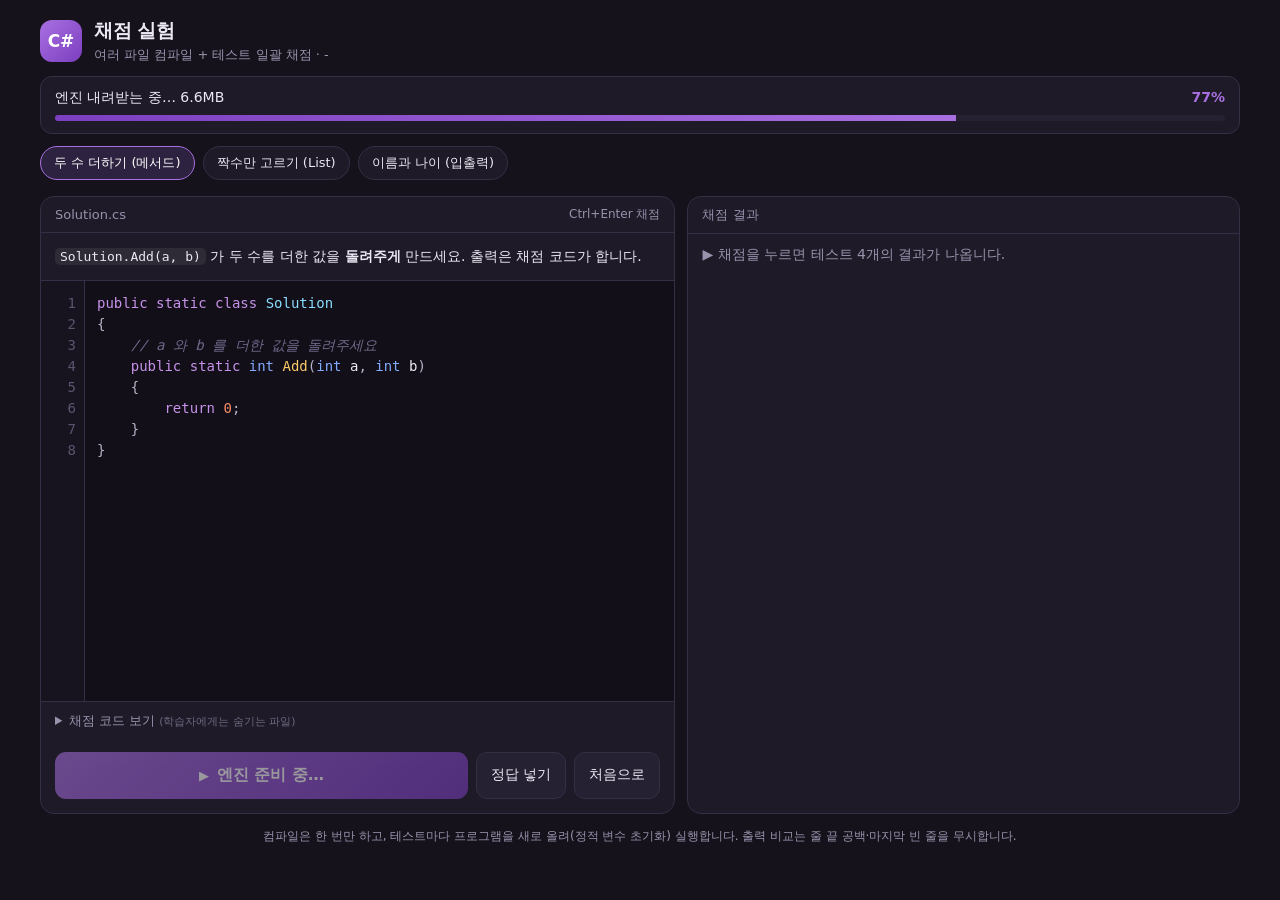
<file: labs/grading/index.html>
<!DOCTYPE html>
<html lang="ko">
<head>
  <meta charset="utf-8" />
  <meta name="viewport" content="width=device-width, initial-scale=1, viewport-fit=cover" />
  <title>채점 실험</title>
  <link rel="stylesheet" href="../../lab.css" />
  <link rel="stylesheet" href="../shared/labs.css" />
</head>
<body>
  <header class="top">
    <div class="brand">
      <a class="logo" href="../../" title="실험실로">C#</a>
      <div>
        <h1>채점 실험</h1>
        <p class="sub">여러 파일 컴파일 + 테스트 일괄 채점 · <span id="ver">-</span></p>
      </div>
    </div>
  </header>

  <section class="loader" id="loader" aria-live="polite">
    <div class="loader-row"><span id="loaderText">엔진 내려받는 중…</span><span id="loaderPct">0%</span></div>
    <div class="bar"><div class="bar-fill" id="barFill"></div></div>
  </section>

  <nav class="examples" id="problems" aria-label="문제"></nav>

  <main class="layout">
    <section class="panel editor-panel">
      <div class="panel-head"><span id="fileName">Solution.cs</span><span class="hint">Ctrl+Enter 채점</span></div>
      <div class="desc" id="desc"></div>
      <div class="editor" id="editorHost"></div>
      <div id="symbar"></div>
      <div class="livecheck" id="liveCheck"></div>
      <details class="stdin" id="harnessBox">
        <summary>채점 코드 보기 <small>(학습자에게는 숨기는 파일)</small></summary>
        <pre class="harness" id="harness"></pre>
      </details>
      <div class="btn-row">
        <button class="run" id="gradeBtn" disabled><span class="run-icon">▶</span><span id="gradeLabel">엔진 준비 중…</span></button>
        <button class="ghost" id="answerBtn" type="button">정답 넣기</button>
        <button class="ghost" id="resetBtn" type="button">처음으로</button>
      </div>
    </section>

    <section class="panel out-panel">
      <div class="panel-head"><span>채점 결과</span><span class="status" id="status"></span></div>
      <div class="output" id="output"><p class="placeholder">▶ 채점을 누르면 테스트마다 결과가 나옵니다.</p></div>
    </section>
  </main>

  <footer class="foot">컴파일은 한 번만 하고, 테스트마다 프로그램을 새로 올려(정적 변수 초기화) 실행합니다. 출력 비교는 줄 끝 공백·마지막 빈 줄을 무시합니다.</footer>

  <script type="module" src="grading.js"></script>
</body>
</html>
</file>
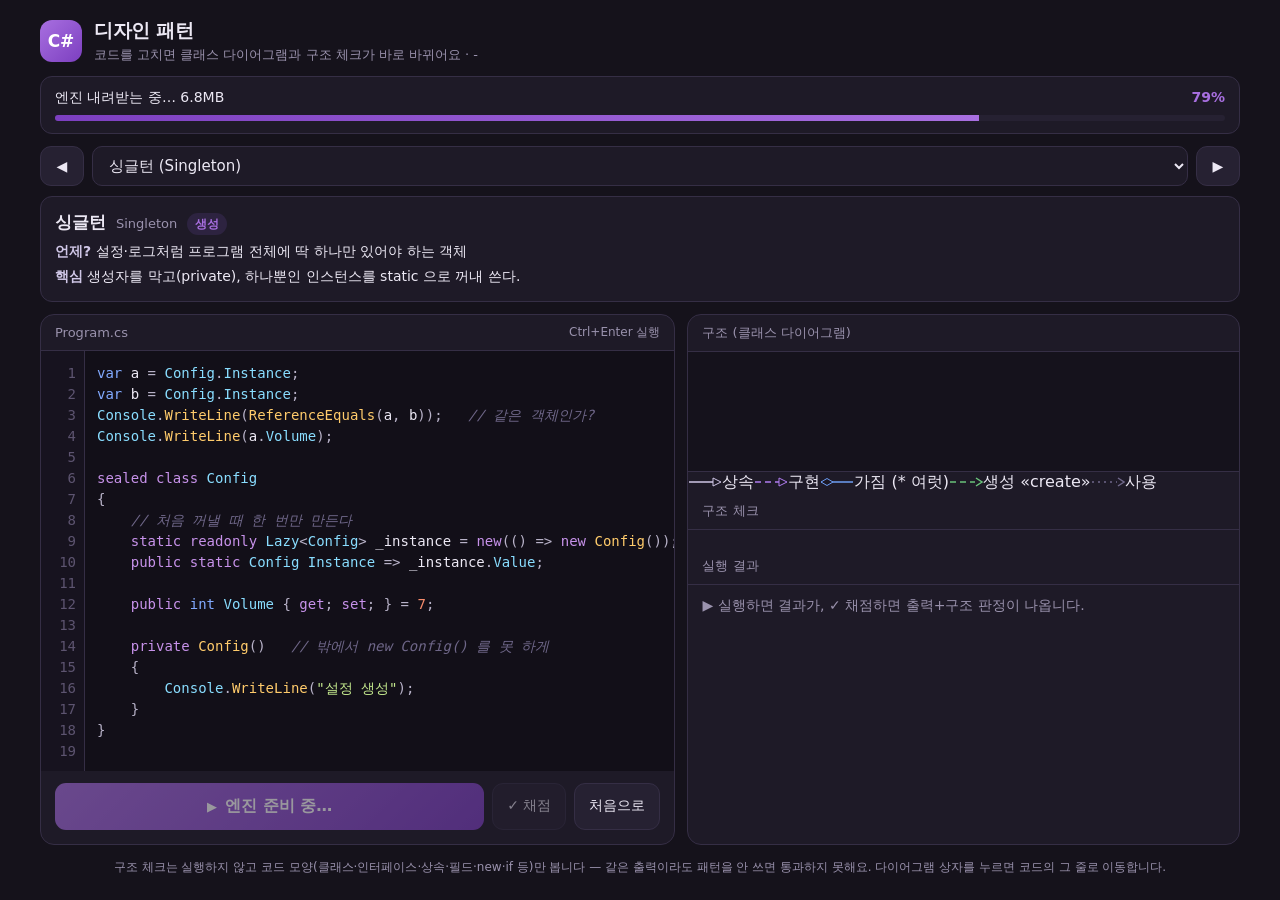
<file: labs/patterns/index.html>
<!DOCTYPE html>
<html lang="ko">
<head>
  <meta charset="utf-8" />
  <meta name="viewport" content="width=device-width, initial-scale=1, viewport-fit=cover" />
  <title>디자인 패턴 실험</title>
  <link rel="stylesheet" href="../../lab.css" />
  <link rel="stylesheet" href="../shared/labs.css" />
  <link rel="stylesheet" href="patterns.css" />
</head>
<body>
  <header class="top">
    <div class="brand">
      <a class="logo" href="../../" title="실험실로">C#</a>
      <div>
        <h1>디자인 패턴</h1>
        <p class="sub">코드를 고치면 클래스 다이어그램과 구조 체크가 바로 바뀌어요 · <span id="ver">-</span></p>
      </div>
    </div>
  </header>

  <section class="loader" id="loader" aria-live="polite">
    <div class="loader-row"><span id="loaderText">엔진 내려받는 중…</span><span id="loaderPct">0%</span></div>
    <div class="bar"><div class="bar-fill" id="barFill"></div></div>
  </section>

  <section class="picker">
    <button class="ghost nav" id="prevBtn" type="button" aria-label="이전 패턴">◀</button>
    <select id="patternSel" aria-label="패턴 고르기"></select>
    <button class="ghost nav" id="nextBtn" type="button" aria-label="다음 패턴">▶</button>
  </section>

  <section class="info" id="info"></section>

  <main class="layout">
    <section class="panel editor-panel">
      <div class="panel-head"><span>Program.cs</span><span class="hint">Ctrl+Enter 실행</span></div>
      <div class="editor" id="editorHost"></div>
      <div id="symbar"></div>
      <div class="livecheck" id="liveCheck"></div>
      <div class="btn-row">
        <button class="run" id="runBtn" disabled><span class="run-icon">▶</span><span id="runLabel">엔진 준비 중…</span></button>
        <button class="ghost" id="gradeBtn" type="button" disabled>✓ 채점</button>
        <button class="ghost" id="resetBtn" type="button">처음으로</button>
      </div>
    </section>

    <section class="panel out-panel">
      <div class="panel-head"><span>구조 (클래스 다이어그램)</span><span class="status" id="anaStatus"></span></div>
      <div class="diagram" id="diagram"></div>
      <div id="legend"></div>
      <div class="panel-head"><span>구조 체크</span><span class="status" id="ruleStatus"></span></div>
      <ul class="rules" id="rules"></ul>
      <div class="panel-head"><span>실행 결과</span><span class="status" id="status"></span></div>
      <div class="output" id="output"><p class="placeholder">▶ 실행하면 결과가, ✓ 채점하면 출력+구조 판정이 나옵니다.</p></div>
    </section>
  </main>

  <footer class="foot">
    구조 체크는 실행하지 않고 코드 모양(클래스·인터페이스·상속·필드·new·if 등)만 봅니다 — 같은 출력이라도 패턴을 안 쓰면 통과하지 못해요.
    다이어그램 상자를 누르면 코드의 그 줄로 이동합니다.
  </footer>

  <script type="module" src="patterns.js"></script>
</body>
</html>
</file>
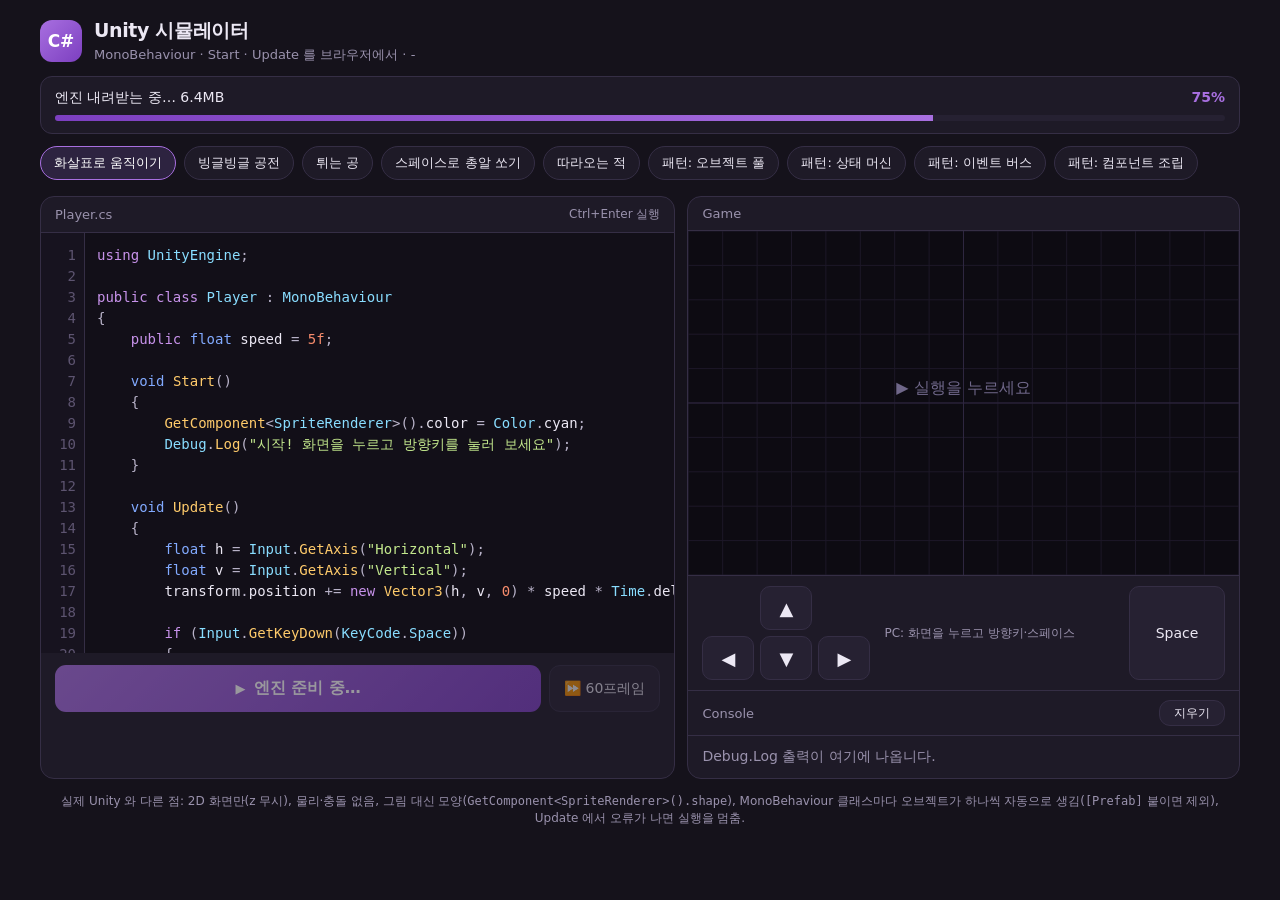
<file: labs/unity/index.html>
<!DOCTYPE html>
<html lang="ko">
<head>
  <meta charset="utf-8" />
  <meta name="viewport" content="width=device-width, initial-scale=1, viewport-fit=cover" />
  <title>Unity 시뮬레이터</title>
  <link rel="stylesheet" href="../../lab.css" />
  <link rel="stylesheet" href="../shared/labs.css" />
</head>
<body>
  <header class="top">
    <div class="brand">
      <a class="logo" href="../../" title="실험실로">C#</a>
      <div>
        <h1>Unity 시뮬레이터</h1>
        <p class="sub">MonoBehaviour · Start · Update 를 브라우저에서 · <span id="ver">-</span></p>
      </div>
    </div>
  </header>

  <section class="loader" id="loader" aria-live="polite">
    <div class="loader-row"><span id="loaderText">엔진 내려받는 중…</span><span id="loaderPct">0%</span></div>
    <div class="bar"><div class="bar-fill" id="barFill"></div></div>
  </section>

  <nav class="examples" id="examples" aria-label="예제"></nav>
  <p class="ex-desc" id="exDesc" hidden></p>

  <main class="layout">
    <section class="panel editor-panel">
      <div class="panel-head"><span>Player.cs</span><span class="hint">Ctrl+Enter 실행</span></div>
      <div class="editor" id="editorHost"></div>
      <div id="symbar"></div>
      <div class="livecheck" id="liveCheck"></div>
      <div class="btn-row">
        <button class="run" id="playBtn" disabled><span class="run-icon">▶</span><span id="playLabel">엔진 준비 중…</span></button>
        <button class="ghost" id="testBtn" type="button" title="입력 없이 60프레임을 빠르게 돌려 Debug.Log 출력만 확인 (채점용 모드)">⏩ 60프레임</button>
      </div>
    </section>

    <section class="panel out-panel">
      <div class="panel-head"><span>Game</span><span class="status" id="status"></span></div>
      <div class="stage">
        <canvas id="stage" width="800" height="500" tabindex="0" aria-label="게임 화면 (누르면 키보드 입력)"></canvas>
        <div class="hud" id="hud"></div>
      </div>
      <div class="keypad" id="keypad">
        <button class="k-up" data-key="UpArrow" aria-label="위">▲</button>
        <button class="k-left" data-key="LeftArrow" aria-label="왼쪽">◀</button>
        <button class="k-down" data-key="DownArrow" aria-label="아래">▼</button>
        <button class="k-right" data-key="RightArrow" aria-label="오른쪽">▶</button>
        <span class="k-hint">PC: 화면을 누르고 방향키·스페이스</span>
        <button class="k-space" data-key="Space">Space</button>
      </div>
      <div class="panel-head"><span>Console</span><button class="ghost" id="clearBtn" type="button" style="height:26px;font-size:12px">지우기</button></div>
      <div class="output console" id="output"><p class="placeholder">Debug.Log 출력이 여기에 나옵니다.</p></div>
    </section>
  </main>

  <footer class="foot">
    실제 Unity 와 다른 점: 2D 화면만(z 무시), 물리·충돌 없음, 그림 대신 모양(<code>GetComponent&lt;SpriteRenderer&gt;().shape</code>),
    MonoBehaviour 클래스마다 오브젝트가 하나씩 자동으로 생김(<code>[Prefab]</code> 붙이면 제외), Update 에서 오류가 나면 실행을 멈춤.
  </footer>

  <script type="module" src="unity.js"></script>
</body>
</html>
</file>
<file: lab.css>
:root {
  --bg: #15121b;
  --panel: #1e1a27;
  --panel-2: #262132;
  --line: #352e45;
  --text: #ece8f4;
  --muted: #9a92ad;
  --accent: #a86fe0;
  --accent-2: #7c3fc0;
  --ok: #5fd39a;
  --bad: #ff7a85;
  --warn: #f4c25b;
  --code-font: "D2Coding", "Cascadia Code", Consolas, "SF Mono", ui-monospace, Menlo, monospace;
  --ui-font: system-ui, -apple-system, "Apple SD Gothic Neo", "Malgun Gothic", "Noto Sans KR", sans-serif;
}

* { box-sizing: border-box; }
html, body { margin: 0; background: var(--bg); color: var(--text); font-family: var(--ui-font); }
body { min-height: 100vh; padding: 0 16px 24px; padding-bottom: max(24px, env(safe-area-inset-bottom)); }
button { font: inherit; color: inherit; }

.top { max-width: 1200px; margin: 0 auto; padding: 18px 0 12px; }
.brand { display: flex; align-items: center; gap: 12px; }
.logo {
  width: 42px; height: 42px; border-radius: 12px; display: grid; place-items: center;
  background: linear-gradient(135deg, var(--accent), var(--accent-2)); font-weight: 800; font-size: 17px; color: #fff;
}
h1 { font-size: 19px; margin: 0; letter-spacing: -0.02em; }
.sub { margin: 2px 0 0; color: var(--muted); font-size: 13px; }

/* 로딩 */
.loader { max-width: 1200px; margin: 0 auto 12px; background: var(--panel); border: 1px solid var(--line); border-radius: 12px; padding: 12px 14px; }
.loader-row { display: flex; justify-content: space-between; font-size: 14px; gap: 8px; }
#loaderPct { font-variant-numeric: tabular-nums; color: var(--accent); font-weight: 700; }
.bar { height: 6px; background: var(--panel-2); border-radius: 99px; margin-top: 8px; overflow: hidden; }
.bar-fill { height: 100%; width: 0; background: linear-gradient(90deg, var(--accent-2), var(--accent)); transition: width .2s; }
.loader-note { margin: 8px 0 0; font-size: 12px; color: var(--muted); }
.loader.done .bar, .loader.done .loader-note, .loader.done #loaderPct { display: none; }
.loader.done { padding: 8px 14px; }
.loader.done #loaderText { color: var(--ok); }
.loader.done #loaderText::before { content: "● "; }
.loader.failed #loaderText { color: var(--bad); }

/* 예제 */
.examples { max-width: 1200px; margin: 0 auto 12px; display: flex; gap: 8px; overflow-x: auto; padding-bottom: 4px; scrollbar-width: none; }
.examples::-webkit-scrollbar { display: none; }
.examples button {
  flex: none; background: var(--panel); border: 1px solid var(--line); border-radius: 99px;
  padding: 7px 13px; font-size: 13px; cursor: pointer; white-space: nowrap;
}
.examples button.err { color: #ffb3b9; }
.examples button.on { border-color: var(--accent); background: #2d2340; color: #fff; }

/* 레이아웃 */
.layout { max-width: 1200px; margin: 0 auto; display: grid; gap: 12px; grid-template-columns: 1fr; }
@media (min-width: 900px) { .layout { grid-template-columns: 1.15fr 1fr; } }
.panel { background: var(--panel); border: 1px solid var(--line); border-radius: 14px; overflow: hidden; display: flex; flex-direction: column; min-width: 0; }
.panel-head { display: flex; justify-content: space-between; align-items: center; padding: 9px 14px; border-bottom: 1px solid var(--line); font-size: 13px; color: var(--muted); }
.hint { font-size: 12px; }
@media (hover: none) { .hint { display: none; } }

/* 편집기 */
.editor { position: relative; height: 280px; }
@media (min-width: 900px) { .editor { height: 420px; } }


.stdin { border-top: 1px solid var(--line); padding: 10px 14px; font-size: 13px; }
.stdin summary { cursor: pointer; color: var(--muted); }
.stdin small { color: #6f6782; }
.stdin textarea {
  width: 100%; margin-top: 8px; background: #120f18; color: var(--text); border: 1px solid var(--line); border-radius: 8px;
  padding: 8px 10px; font-family: var(--code-font); font-size: 14px; resize: vertical;
}

.run {
  margin: 12px 14px 14px; padding: 13px; border: 0; border-radius: 11px; cursor: pointer; font-weight: 700; font-size: 16px;
  background: linear-gradient(135deg, var(--accent), var(--accent-2)); color: #fff; display: flex; align-items: center; justify-content: center; gap: 8px;
}
.run:disabled { opacity: .55; cursor: wait; }
.run-icon { font-size: 13px; }

/* 출력 */
.output { flex: 1; min-height: 180px; max-height: 60vh; padding: 12px 14px; overflow: auto; transition: opacity .15s; }
@media (min-width: 900px) { .output { min-height: 0; max-height: 470px; } }
.output.dim { opacity: .4; }
.placeholder { color: var(--muted); font-size: 14px; margin: 0; }
.stdout { margin: 0 0 10px; font-family: var(--code-font); font-size: 14px; line-height: 1.55; white-space: pre-wrap; word-break: break-word; }
.note { color: var(--warn); font-size: 13px; }
.box { border-radius: 10px; padding: 10px 12px; margin: 0 0 10px; font-size: 14px; line-height: 1.5; }
.box.error { background: #3a1d24; border: 1px solid #6b2c37; }
.box.error > b { color: var(--bad); }
.box.warn { background: #3a3019; border: 1px solid #6b5a2c; }
.box.warn > b { color: var(--warn); }
.box.warnlist { background: var(--panel-2); color: var(--muted); }
.box p { margin: 6px 0 0; }
.box ul { margin: 6px 0 0; padding-left: 0; list-style: none; }
.box li { margin: 5px 0; }
.box small { color: var(--muted); font-size: 11px; }
.raw { font-family: var(--code-font); font-size: 12px; color: var(--muted); word-break: break-word; }
button.line {
  background: #ffffff14; border: 1px solid #ffffff26; border-radius: 6px; padding: 1px 7px; font-size: 12px; cursor: pointer; margin-right: 4px;
}

.status { font-size: 12px; font-weight: 700; }
.status.ok { color: var(--ok); }
.status.bad { color: var(--bad); }
.status.warn { color: var(--warn); }
.status.busy { color: var(--accent); }

.metrics { display: grid; grid-template-columns: repeat(3, 1fr); gap: 1px; background: var(--line); border-top: 1px solid var(--line); }
@media (min-width: 520px) { .metrics { grid-template-columns: repeat(5, 1fr); } }
.metrics div { padding: 8px 12px; background: var(--panel); }
.metrics span { display: block; font-size: 11px; color: var(--muted); }
.metrics b { font-size: 14px; font-variant-numeric: tabular-nums; }

.foot { max-width: 1200px; margin: 14px auto 0; font-size: 12px; color: var(--muted); text-align: center; }
/* 3칸 배치에서 남는 빈 칸 채우기 */
.metrics::after { content: ""; background: var(--panel); }
@media (min-width: 520px) { .metrics::after { display: none; } }
/* 실행 중 → 중지 버튼 */
.run.stop { background: linear-gradient(135deg, #e0607a, #b23a55); }
.run.stop:disabled { opacity: .55; }
.stdout.live:empty::before { content: "…"; color: var(--muted); }

/* 실시간 검사 줄 */
.livecheck { min-height: 0; padding: 0 14px; font-size: 12.5px; color: var(--muted); line-height: 1.5; }
.livecheck:not(:empty) { padding: 7px 14px; border-top: 1px solid var(--line); }
.livecheck .e { color: var(--bad); font-weight: 700; }
.livecheck .w { color: var(--warn); }
.livecheck .okc { color: var(--ok); }
.livecheck button.line { margin-left: 4px; }

/* 실험 페이지 링크 */
.labs-links { max-width: 1200px; margin: 14px auto 0; display: flex; flex-wrap: wrap; gap: 8px 12px; align-items: center; font-size: 13px; color: var(--muted); }
.labs-links a { color: var(--accent); text-decoration: none; padding: 6px 12px; border: 1px solid var(--line); border-radius: 99px; background: var(--panel); }
</file>
<file: labs/shared/labs.css>
/* 실험 페이지 공용 스타일 (실험실 lab.css 위에 덧씀) */
a.logo { text-decoration: none; }
.desc { padding: 12px 14px; border-bottom: 1px solid var(--line); font-size: 14px; line-height: 1.6; }
.desc code { font-family: var(--code-font); background: #ffffff12; padding: 1px 5px; border-radius: 5px; font-size: 13px; }
.harness { margin: 8px 0 0; padding: 10px; background: #120f18; border: 1px solid var(--line); border-radius: 8px; font-family: var(--code-font); font-size: 13px; white-space: pre; overflow-x: auto; }
.btn-row { display: flex; gap: 8px; align-items: stretch; margin: 12px 14px 14px; }
.btn-row .run { flex: 1; margin: 0; }
.ghost { border: 1px solid var(--line); background: var(--panel-2); border-radius: 11px; padding: 0 14px; font-size: 14px; cursor: pointer; color: var(--text); }
.ghost:disabled { opacity: .5; }

/* 채점 결과 표 */
.tests { width: 100%; border-collapse: collapse; font-size: 13.5px; }
.tests th, .tests td { text-align: left; padding: 7px 6px; border-bottom: 1px solid var(--line); vertical-align: top; }
.tests th { color: var(--muted); font-weight: 600; font-size: 12px; }
.tests td pre { margin: 0; font-family: var(--code-font); font-size: 13px; white-space: pre-wrap; word-break: break-word; }
.tests .pass { color: var(--ok); font-weight: 700; }
.tests .fail { color: var(--bad); font-weight: 700; }
.tests .na { color: var(--muted); }
.tests .hidden { color: var(--muted); font-style: italic; }
.summary { display: flex; align-items: baseline; gap: 10px; margin: 0 0 12px; }
.summary b { font-size: 22px; }
.summary.all b { color: var(--ok); }
.summary.some b { color: var(--warn); }

/* Unity 시뮬레이터 */
.stage { position: relative; background: #0d0b12; border-bottom: 1px solid var(--line); }
.stage canvas { display: block; width: 100%; aspect-ratio: 16 / 10; touch-action: none; }
.stage .hud { position: absolute; left: 10px; top: 8px; font: 12px var(--code-font); color: #9a92ad; pointer-events: none; }
.keypad { display: grid; grid-template-columns: repeat(3, 52px) 1fr 96px; grid-template-rows: 44px 44px; gap: 6px; padding: 10px 14px; border-bottom: 1px solid var(--line); }
.keypad button { border: 1px solid var(--line); background: var(--panel-2); border-radius: 10px; font-size: 18px; color: var(--text); touch-action: none; -webkit-user-select: none; user-select: none; }
.keypad button.on { background: #4a3470; border-color: var(--accent); }
.keypad .k-up { grid-column: 2; grid-row: 1; }
.keypad .k-left { grid-column: 1; grid-row: 2; }
.keypad .k-down { grid-column: 2; grid-row: 2; }
.keypad .k-right { grid-column: 3; grid-row: 2; }
.keypad .k-space { grid-column: 5; grid-row: 1 / span 2; font-size: 14px; }
.keypad .k-hint { grid-column: 4; grid-row: 1 / span 2; align-self: center; font-size: 12px; color: var(--muted); padding: 0 8px; }
.console { max-height: 200px; }
@media (max-width: 600px) {
  .keypad { grid-template-columns: repeat(3, 52px) 1fr 96px; }
  .keypad .k-hint { display: none; }
}
.ex-desc { max-width: 1200px; margin: -4px auto 12px; padding: 10px 14px; background: var(--panel); border: 1px solid var(--line); border-left: 3px solid var(--accent); border-radius: 10px; font-size: 13.5px; line-height: 1.6; color: #d8d2e6; }
</file>
<file: labs/patterns/patterns.css>
.picker { max-width: 1200px; margin: 0 auto 10px; display: flex; gap: 8px; align-items: stretch; }
.picker select { flex: 1; min-width: 0; background: var(--panel); color: var(--text); border: 1px solid var(--line); border-radius: 10px; padding: 9px 12px; font: inherit; font-size: 15px; }
.picker .nav { width: 44px; padding: 0; font-size: 14px; }
.info { max-width: 1200px; margin: 0 auto 12px; background: var(--panel); border: 1px solid var(--line); border-radius: 12px; padding: 12px 14px; font-size: 14px; line-height: 1.6; }
.info h2 { margin: 0 0 4px; font-size: 17px; display: flex; flex-wrap: wrap; align-items: baseline; gap: 4px 10px; }
.info h2 small { color: var(--muted); font-weight: 500; font-size: 13px; }
.info .cat { font-size: 11.5px; padding: 2px 8px; border-radius: 99px; background: #2d2340; color: var(--accent); font-weight: 600; }
.info p { margin: 2px 0; }
.info b { color: #cfc6e6; }
.diagram { max-height: 520px; min-height: 120px; border-bottom: 1px solid var(--line); background: #15121c; padding: 6px 0; }
@media (max-width: 899px) { .diagram { max-height: 420px; } }
.rules { list-style: none; margin: 0; padding: 8px 14px 10px; font-size: 14px; }
.rules li { display: flex; gap: 8px; align-items: baseline; padding: 4px 0; border-bottom: 1px dashed #2e2740; }
.rules li:last-child { border-bottom: 0; }
.rules .mark { flex: none; width: 18px; text-align: center; font-weight: 800; }
.rules .ok .mark { color: var(--ok); }
.rules .no .mark { color: var(--bad); }
.rules .detail { margin-left: auto; color: var(--muted); font-size: 12px; white-space: nowrap; }
.rules .none { color: var(--muted); }
@media (max-width: 520px) { .rules li { flex-wrap: wrap; } .rules .detail { margin-left: 26px; } }
.verdict { display: flex; flex-wrap: wrap; gap: 8px; margin: 0 0 10px; }
.verdict span { padding: 4px 10px; border-radius: 99px; font-size: 13px; font-weight: 700; }
.verdict .ok { background: #1d3a2b; color: var(--ok); }
.verdict .no { background: #3a1d24; color: var(--bad); }
.out-panel .output { min-height: 100px; }
</file>
